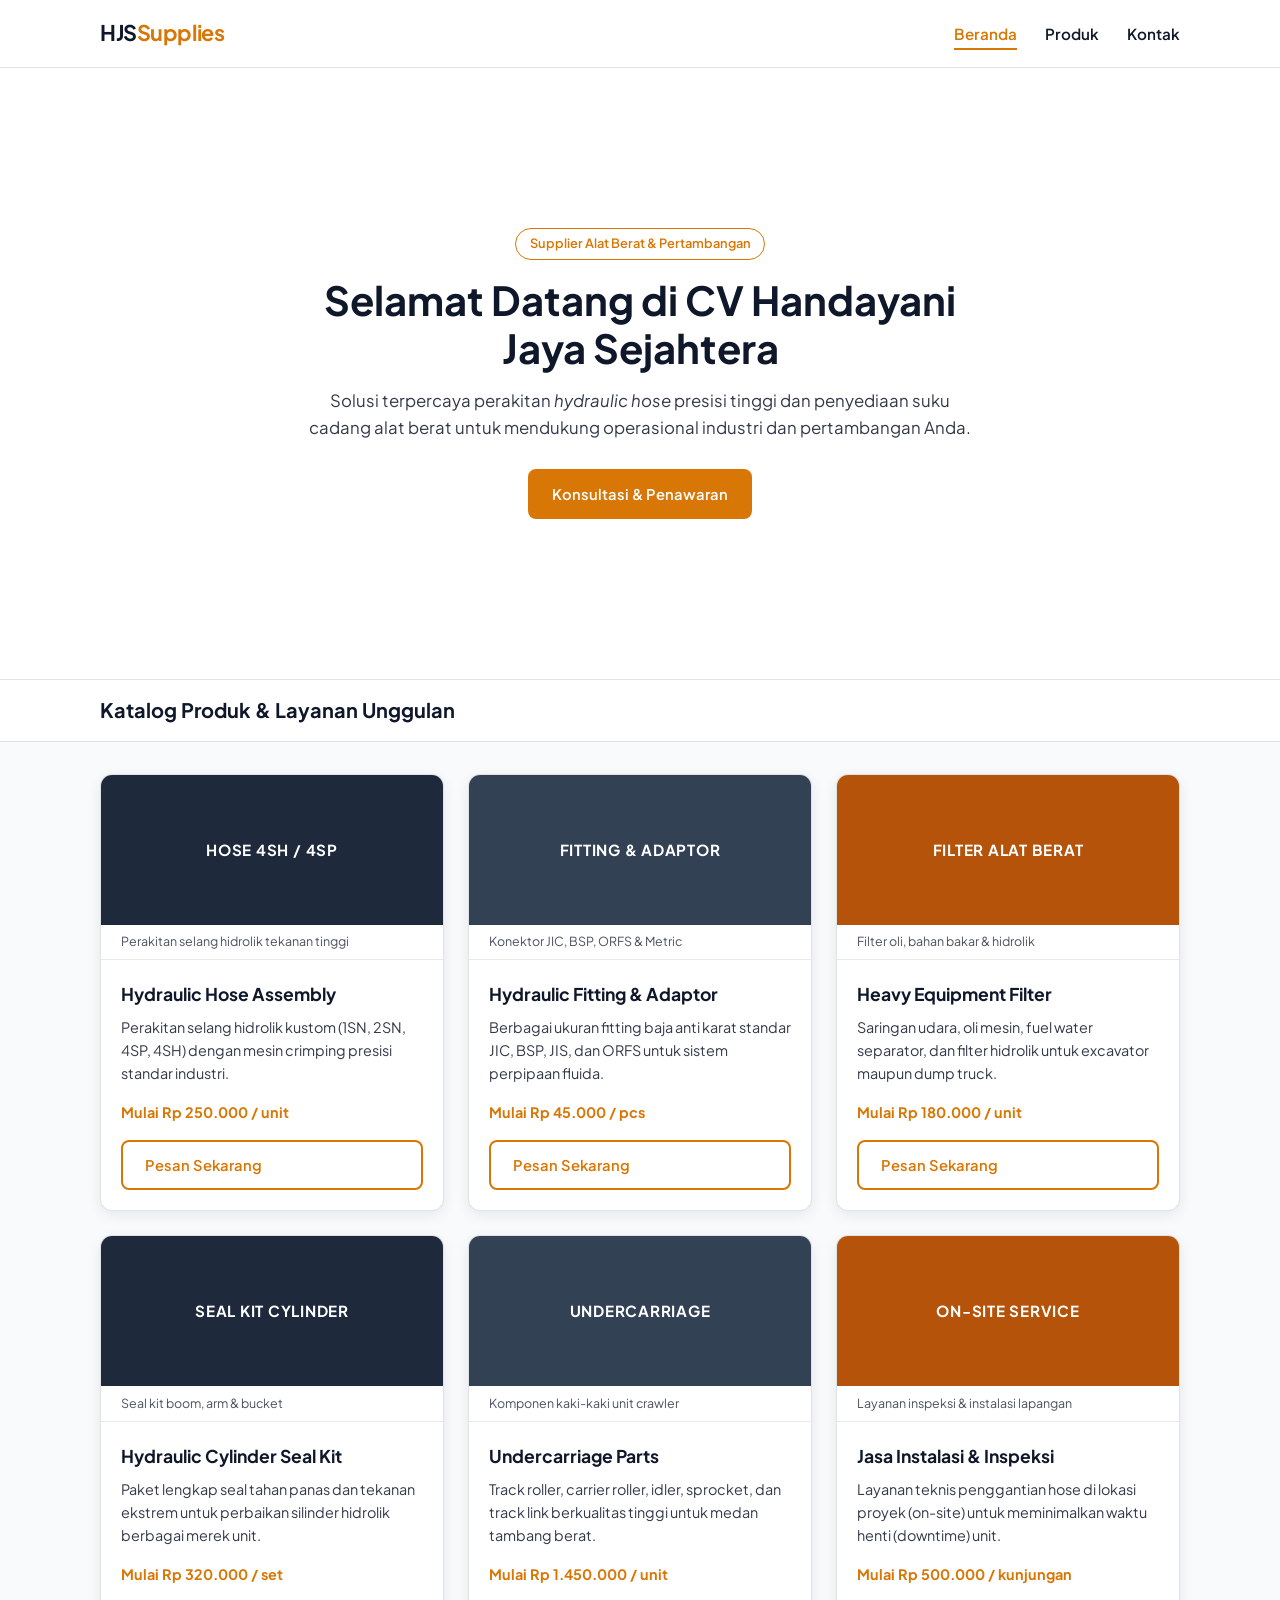
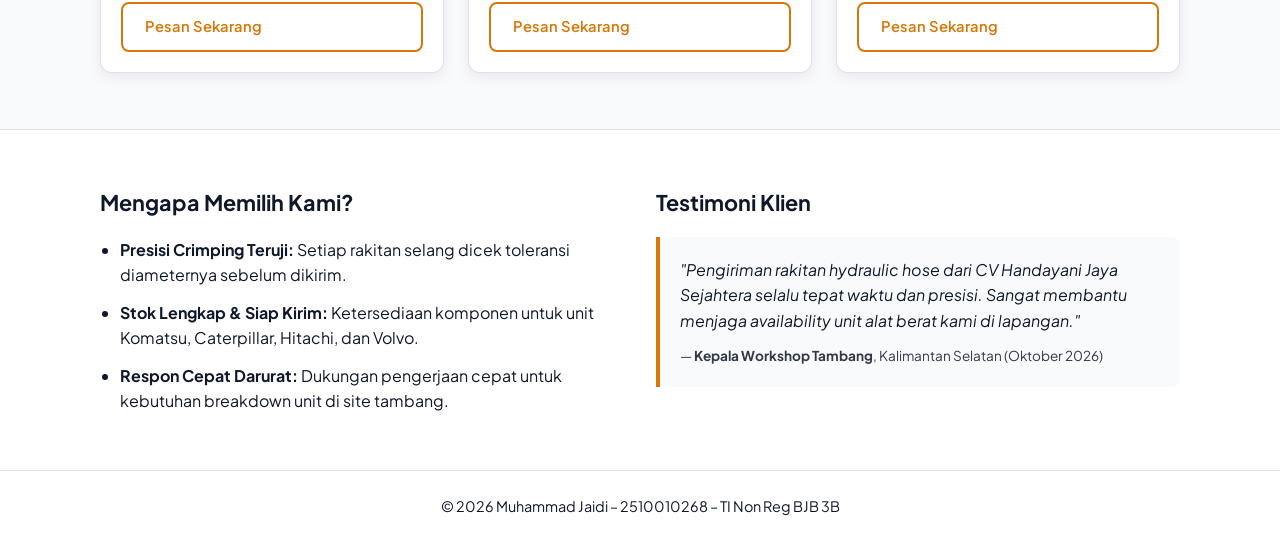
<file: index.html>
<!doctype html>
<html lang="id">
  <head>
    <meta charset="UTF-8" />
    <meta name="viewport" content="width=device-width, initial-scale=1.0" />
    <title>
      Beranda | CV Handayani Jaya Sejahtera - Muhammad Jaidi &ndash; 2510010268
      &ndash; TI Non Reg BJB 3B
    </title>
    <link rel="preconnect" href="https://fonts.googleapis.com" />
    <link rel="preconnect" href="https://fonts.gstatic.com" crossorigin />
    <link
      href="https://fonts.googleapis.com/css2?family=Plus+Jakarta+Sans:wght@400;600;700&display=swap"
      rel="stylesheet"
    />
    <link rel="stylesheet" href="css/style.css" />
  </head>
  <body>
    <!-- Header dan Navbar -->
    <header class="site-header">
      <div class="container nav-container">
        <a href="index.html" class="logo">HJS<span>Supplies</span></a>

        <!-- Hamburger menu untuk mobile -->
        <input
          type="checkbox"
          id="nav-toggle"
          class="nav-toggle"
          aria-label="Buka menu navigasi"
        />
        <label for="nav-toggle" class="nav-toggle-label">
          <span></span>
          <span></span>
          <span></span>
        </label>

        <nav class="main-nav" aria-label="Navigasi Utama">
          <ul>
            <li><a href="index.html" class="active">Beranda</a></li>
            <li><a href="#produk">Produk</a></li>
            <li><a href="kontak.html">Kontak</a></li>
          </ul>
        </nav>
      </div>
    </header>

    <!-- Main -->
    <main>
      <!-- Hero Section -->
      <section class="hero">
        <div class="container hero-content">
          <span class="badge">Supplier Alat Berat &amp; Pertambangan</span>
          <h1>Selamat Datang di CV Handayani Jaya Sejahtera</h1>
          <p>
            Solusi terpercaya perakitan <em>hydraulic hose</em> presisi tinggi
            dan penyediaan suku cadang alat berat untuk mendukung operasional
            industri dan pertambangan Anda.
          </p>
          <a href="kontak.html" class="btn btn-primary"
            >Konsultasi &amp; Penawaran</a
          >
        </div>
      </section>

      <!-- Section katalog produk dan pelayanan -->
      <section id="produk" class="section-produk">
        <div class="sticky-subheader">
          <div class="container">
            <h2>Katalog Produk &amp; Layanan Unggulan</h2>
          </div>
        </div>

        <div class="container">
          <div class="card-grid">
            <!-- Kartu 1 -->
            <article class="card">
              <figure class="card-figure">
                <div class="placeholder-img tone-1">HOSE 4SH / 4SP</div>
                <figcaption>
                  Perakitan selang hidrolik tekanan tinggi
                </figcaption>
              </figure>
              <div class="card-body">
                <h3>Hydraulic Hose Assembly</h3>
                <p>
                  Perakitan selang hidrolik kustom (1SN, 2SN, 4SP, 4SH) dengan
                  mesin crimping presisi standar industri.
                </p>
                <p class="price">Mulai Rp 250.000 / unit</p>
                <a href="kontak.html" class="btn btn-outline">Pesan Sekarang</a>
              </div>
            </article>

            <!-- Kartu 2 -->
            <article class="card">
              <figure class="card-figure">
                <div class="placeholder-img tone-2">FITTING &amp; ADAPTOR</div>
                <figcaption>Konektor JIC, BSP, ORFS &amp; Metric</figcaption>
              </figure>
              <div class="card-body">
                <h3>Hydraulic Fitting &amp; Adaptor</h3>
                <p>
                  Berbagai ukuran fitting baja anti karat standar JIC, BSP, JIS,
                  dan ORFS untuk sistem perpipaan fluida.
                </p>
                <p class="price">Mulai Rp 45.000 / pcs</p>
                <a href="kontak.html" class="btn btn-outline">Pesan Sekarang</a>
              </div>
            </article>

            <!-- Kartu 3 -->
            <article class="card">
              <figure class="card-figure">
                <div class="placeholder-img tone-3">FILTER ALAT BERAT</div>
                <figcaption>Filter oli, bahan bakar &amp; hidrolik</figcaption>
              </figure>
              <div class="card-body">
                <h3>Heavy Equipment Filter</h3>
                <p>
                  Saringan udara, oli mesin, fuel water separator, dan filter
                  hidrolik untuk excavator maupun dump truck.
                </p>
                <p class="price">Mulai Rp 180.000 / unit</p>
                <a href="kontak.html" class="btn btn-outline">Pesan Sekarang</a>
              </div>
            </article>

            <!-- Kartu 4 -->
            <article class="card">
              <figure class="card-figure">
                <div class="placeholder-img tone-1">SEAL KIT CYLINDER</div>
                <figcaption>Seal kit boom, arm &amp; bucket</figcaption>
              </figure>
              <div class="card-body">
                <h3>Hydraulic Cylinder Seal Kit</h3>
                <p>
                  Paket lengkap seal tahan panas dan tekanan ekstrem untuk
                  perbaikan silinder hidrolik berbagai merek unit.
                </p>
                <p class="price">Mulai Rp 320.000 / set</p>
                <a href="kontak.html" class="btn btn-outline">Pesan Sekarang</a>
              </div>
            </article>

            <!-- Kartu 5 -->
            <article class="card">
              <figure class="card-figure">
                <div class="placeholder-img tone-2">UNDERCARRIAGE</div>
                <figcaption>Komponen kaki-kaki unit crawler</figcaption>
              </figure>
              <div class="card-body">
                <h3>Undercarriage Parts</h3>
                <p>
                  Track roller, carrier roller, idler, sprocket, dan track link
                  berkualitas tinggi untuk medan tambang berat.
                </p>
                <p class="price">Mulai Rp 1.450.000 / unit</p>
                <a href="kontak.html" class="btn btn-outline">Pesan Sekarang</a>
              </div>
            </article>

            <!-- Kartu 6 -->
            <article class="card">
              <figure class="card-figure">
                <div class="placeholder-img tone-3">ON-SITE SERVICE</div>
                <figcaption>
                  Layanan inspeksi &amp; instalasi lapangan
                </figcaption>
              </figure>
              <div class="card-body">
                <h3>Jasa Instalasi &amp; Inspeksi</h3>
                <p>
                  Layanan teknis penggantian hose di lokasi proyek (on-site)
                  untuk meminimalkan waktu henti (downtime) unit.
                </p>
                <p class="price">Mulai Rp 500.000 / kunjungan</p>
                <a href="kontak.html" class="btn btn-outline">Pesan Sekarang</a>
              </div>
            </article>
          </div>
        </div>
      </section>

      <!-- Keunggulan dan testimoni -->
      <section class="section-extra">
        <div class="container extra-grid">
          <div class="features-box">
            <h2>Mengapa Memilih Kami?</h2>
            <ul class="feature-list">
              <li>
                <strong>Presisi Crimping Teruji:</strong> Setiap rakitan selang
                dicek toleransi diameternya sebelum dikirim.
              </li>
              <li>
                <strong>Stok Lengkap &amp; Siap Kirim:</strong> Ketersediaan
                komponen untuk unit Komatsu, Caterpillar, Hitachi, dan Volvo.
              </li>
              <li>
                <strong>Respon Cepat Darurat:</strong> Dukungan pengerjaan cepat
                untuk kebutuhan breakdown unit di site tambang.
              </li>
            </ul>
          </div>

          <div class="testimonial-box">
            <h2>Testimoni Klien</h2>
            <blockquote class="testimonial-quote">
              <p>
                "Pengiriman rakitan hydraulic hose dari CV Handayani Jaya
                Sejahtera selalu tepat waktu dan presisi. Sangat membantu
                menjaga availability unit alat berat kami di lapangan."
              </p>
              <footer>
                — <strong>Kepala Workshop Tambang</strong>, Kalimantan Selatan
                (<time datetime="2026-10-15">Oktober 2026</time>)
              </footer>
            </blockquote>
          </div>
        </div>
      </section>
    </main>

    <!-- Footer -->
    <footer class="site-footer">
      <div class="container">
        <p>
          &copy; 2026 Muhammad Jaidi &ndash; 2510010268 &ndash; TI Non Reg BJB
          3B
        </p>
      </div>
    </footer>
  </body>
</html>
</file>
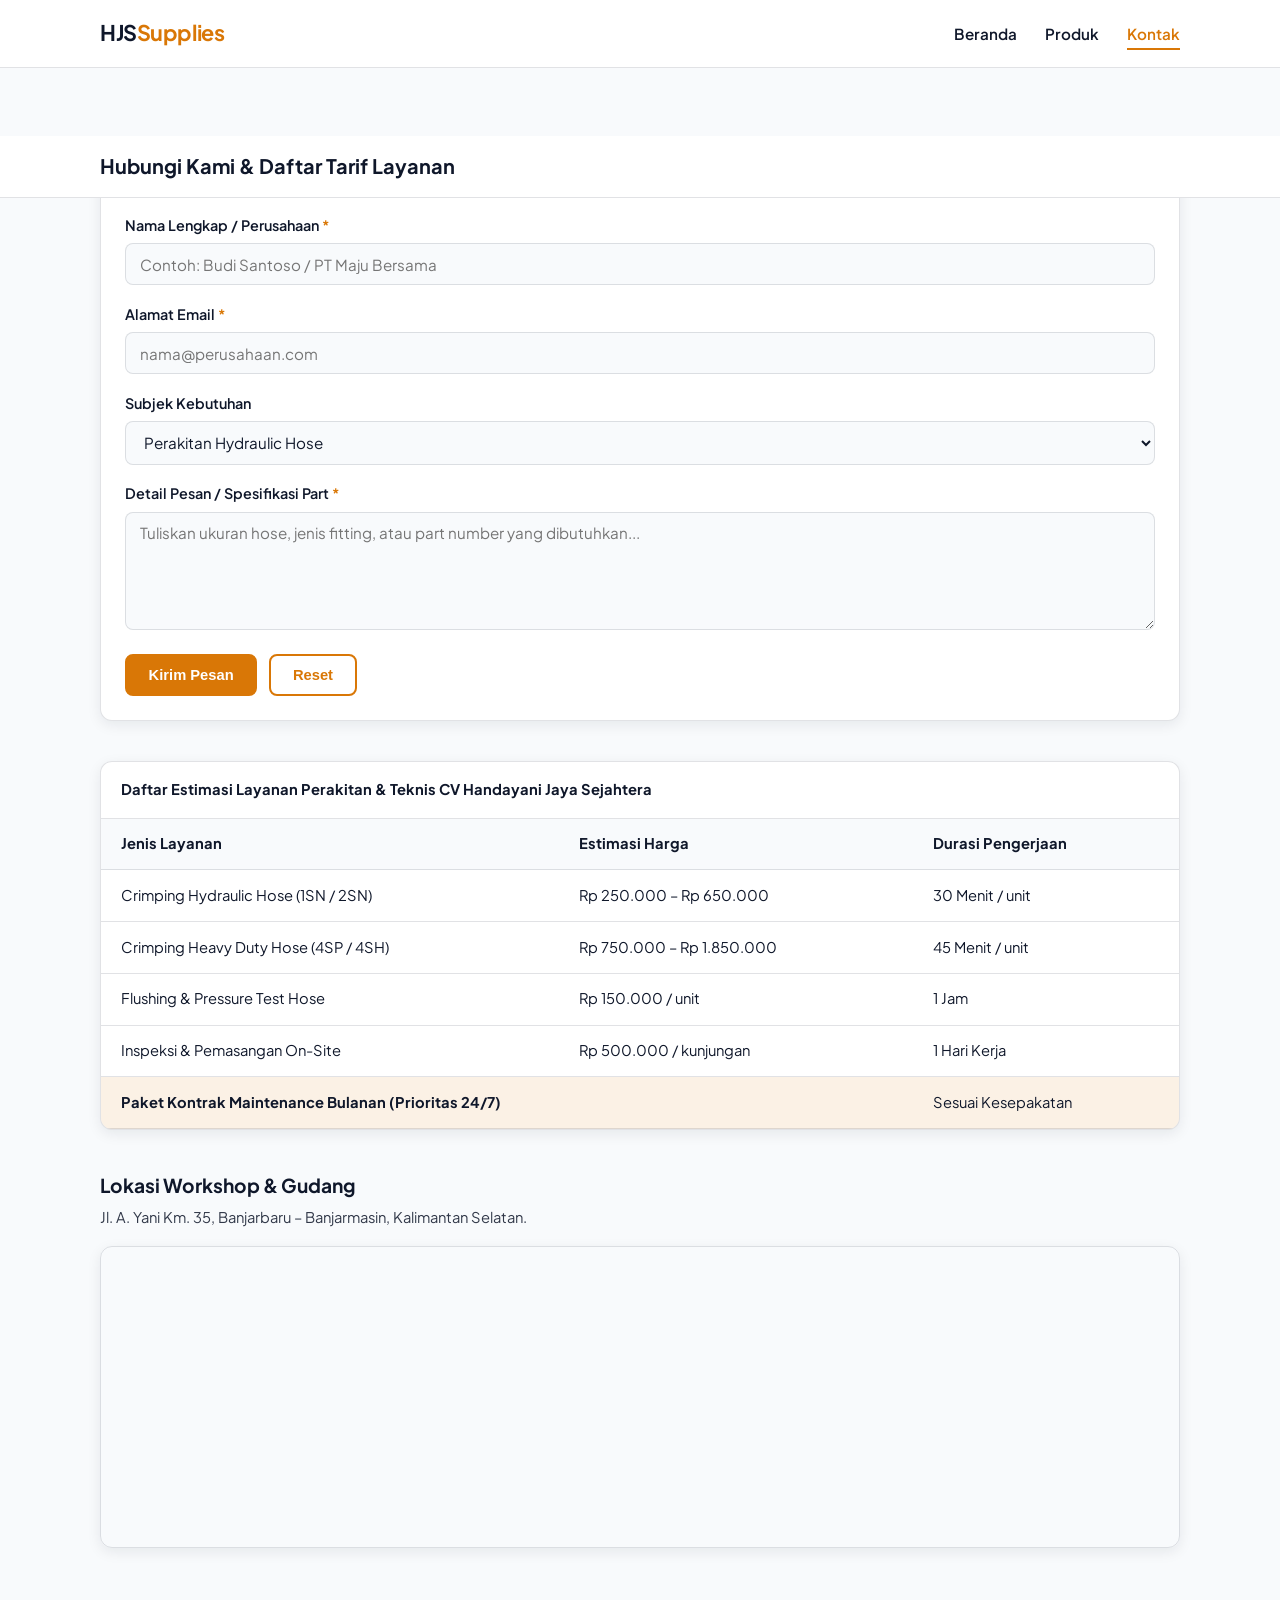
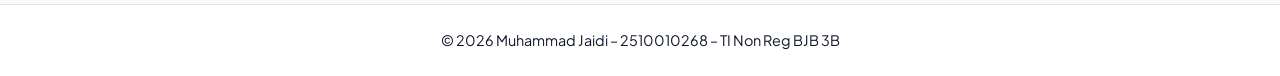
<file: kontak.html>
<!doctype html>
<html lang="id">
  <head>
    <meta charset="UTF-8" />
    <meta name="viewport" content="width=device-width, initial-scale=1.0" />
    <title>
      Kontak &amp; Layanan | CV Handayani Jaya Sejahtera - Muhammad Jaidi
      &ndash; 2510010268 &ndash; TI Non Reg BJB 3B
    </title>
    <link rel="preconnect" href="https://fonts.googleapis.com" />
    <link rel="preconnect" href="https://fonts.gstatic.com" crossorigin />
    <link
      href="https://fonts.googleapis.com/css2?family=Plus+Jakarta+Sans:wght@400;600;700&display=swap"
      rel="stylesheet"
    />
    <link rel="stylesheet" href="css/style.css" />
  </head>
  <body>
    <!-- Header dan Navbar -->
    <header class="site-header">
      <div class="container nav-container">
        <a href="index.html" class="logo">HJS<span>Supplies</span></a>

        <!-- Hamburger menu untuk mobile -->
        <input
          type="checkbox"
          id="nav-toggle"
          class="nav-toggle"
          aria-label="Buka menu navigasi"
        />
        <label for="nav-toggle" class="nav-toggle-label">
          <span></span>
          <span></span>
          <span></span>
        </label>

        <nav class="main-nav" aria-label="Navigasi Utama">
          <ul>
            <li><a href="index.html">Beranda</a></li>
            <li><a href="index.html#produk">Produk</a></li>
            <li><a href="kontak.html" class="active">Kontak</a></li>
          </ul>
        </nav>
      </div>
    </header>

    <!-- main -->
    <main>
      <div class="sticky-subheader">
        <div class="container">
          <h2>Hubungi Kami &amp; Daftar Tarif Layanan</h2>
        </div>
      </div>

      <div class="container contact-layout">
        <!-- Form Kontak -->
        <section class="section-form">
          <form action="#" method="post" class="contact-form">
            <fieldset>
              <legend>Formulir Permintaan Penawaran &amp; Konsultasi</legend>

              <div class="form-group">
                <label for="nama"
                  >Nama Lengkap / Perusahaan <span class="req">*</span></label
                >
                <input
                  type="text"
                  id="nama"
                  name="nama"
                  placeholder="Contoh: Budi Santoso / PT Maju Bersama"
                  required
                />
              </div>

              <div class="form-group">
                <label for="email"
                  >Alamat Email <span class="req">*</span></label
                >
                <input
                  type="email"
                  id="email"
                  name="email"
                  placeholder="nama@perusahaan.com"
                  required
                />
              </div>

              <div class="form-group">
                <label for="subjek">Subjek Kebutuhan</label>
                <select id="subjek" name="subjek">
                  <option value="hose">Perakitan Hydraulic Hose</option>
                  <option value="sparepart">
                    Pemesanan Suku Cadang Alat Berat
                  </option>
                  <option value="kontrak">Kontrak Pengadaan Rutin</option>
                  <option value="lainnya">Konsultasi Teknis Lainnya</option>
                </select>
              </div>

              <div class="form-group">
                <label for="pesan"
                  >Detail Pesan / Spesifikasi Part
                  <span class="req">*</span></label
                >
                <textarea
                  id="pesan"
                  name="pesan"
                  rows="5"
                  placeholder="Tuliskan ukuran hose, jenis fitting, atau part number yang dibutuhkan..."
                  required
                ></textarea>
              </div>

              <div class="form-actions">
                <button type="submit" class="btn btn-primary">
                  Kirim Pesan
                </button>
                <button type="reset" class="btn btn-outline">Reset</button>
              </div>
            </fieldset>
          </form>
        </section>

        <!-- Tabel Daftar Layanan -->
        <section class="section-table">
          <div class="table-wrapper">
            <table class="service-table">
              <caption>
                Daftar Estimasi Layanan Perakitan &amp; Teknis CV Handayani Jaya
                Sejahtera
              </caption>
              <thead>
                <tr>
                  <th>Jenis Layanan</th>
                  <th>Estimasi Harga</th>
                  <th>Durasi Pengerjaan</th>
                </tr>
              </thead>
              <tbody>
                <tr>
                  <td>Crimping Hydraulic Hose (1SN / 2SN)</td>
                  <td>Rp 250.000 &ndash; Rp 650.000</td>
                  <td>30 Menit / unit</td>
                </tr>
                <tr>
                  <td>Crimping Heavy Duty Hose (4SP / 4SH)</td>
                  <td>Rp 750.000 &ndash; Rp 1.850.000</td>
                  <td>45 Menit / unit</td>
                </tr>
                <tr>
                  <td>Flushing &amp; Pressure Test Hose</td>
                  <td>Rp 150.000 / unit</td>
                  <td>1 Jam</td>
                </tr>
                <tr>
                  <td>Inspeksi &amp; Pemasangan On-Site</td>
                  <td>Rp 500.000 / kunjungan</td>
                  <td>1 Hari Kerja</td>
                </tr>
                <tr class="table-highlight">
                  <td colspan="2">
                    <strong
                      >Paket Kontrak Maintenance Bulanan (Prioritas
                      24/7)</strong
                    >
                  </td>
                  <td>Sesuai Kesepakatan</td>
                </tr>
              </tbody>
            </table>
          </div>
        </section>

        <!-- Peta Lokasi -->
        <section class="section-map">
          <h3>Lokasi Workshop &amp; Gudang</h3>
          <p class="map-desc">
            Jl. A. Yani Km. 35, Banjarbaru &ndash; Banjarmasin, Kalimantan
            Selatan.
          </p>
          <div class="map-frame">
            <iframe
              src="https://www.openstreetmap.org/export/embed.html?bbox=114.7800%2C-3.4600%2C114.8600%2C-3.4100&amp;layer=mapnik"
              title="Peta Lokasi Workshop CV Handayani Jaya Sejahtera"
              loading="lazy"
            >
            </iframe>
          </div>
        </section>
      </div>
    </main>

    <!-- Footer -->
    <footer class="site-footer">
      <div class="container">
        <p>
          &copy; 2026 Muhammad Jaidi &ndash; 2510010268 &ndash; TI Non Reg BJB
          3B
        </p>
      </div>
    </footer>
  </body>
</html>
</file>
<file: css/style.css>
/* 4 warna utama */
:root {
  --color-bg: #f8fafc; /* Warna 1: Latar halaman */
  --color-surface: #ffffff; /* Warna 2: Kartu & permukaan */
  --color-text: #0f172a; /* Warna 3: Teks utama & header gelap */
  --color-accent: #d97706; /* Warna 4: Aksen utama (Amber Industri) */
  --border-subtle: rgba(15, 23, 42, 0.12);
  --shadow-card: 0 4px 14px rgba(15, 23, 42, 0.08);
  --shadow-hover: 0 10px 24px rgba(15, 23, 42, 0.15);
  --nav-height: 68px;
}

/* Dark Mode */
@media (prefers-color-scheme: dark) {
  :root {
    --color-bg: #0f172a;
    --color-surface: #1e293b;
    --color-text: #f8fafc;
    --color-accent: #f59e0b;
    --border-subtle: rgba(248, 250, 252, 0.14);
    --shadow-card: 0 4px 14px rgba(0, 0, 0, 0.35);
    --shadow-hover: 0 10px 24px rgba(0, 0, 0, 0.5);
  }
}

*,
*::before,
*::after {
  box-sizing: border-box;
  margin: 0;
  padding: 0;
}

html {
  scroll-behavior: smooth;
  overflow-x: hidden;
}

body {
  font-family:
    "Plus Jakarta Sans",
    -apple-system,
    BlinkMacSystemFont,
    "Segoe UI",
    Roboto,
    sans-serif;
  background-color: var(--color-bg);
  color: var(--color-text);
  line-height: 1.6;
  padding-top: var(--nav-height); /* Kompensasi navbar fixed */
  overflow-x: hidden;
}

img,
iframe {
  max-width: 100%;
  display: block;
}

.container {
  width: 100%;
  max-width: 1120px;
  margin: 0 auto;
  padding: 0 1.25rem;
}

/* Hamburger menu */
.site-header {
  position: fixed;
  top: 0;
  left: 0;
  width: 100%;
  height: var(--nav-height);
  background-color: var(--color-surface);
  border-bottom: 1px solid var(--border-subtle);
  z-index: 1000;
}

.nav-container {
  height: 100%;
  display: flex;
  align-items: center;
  justify-content: space-between;
}

.logo {
  font-size: 1.35rem;
  font-weight: 700;
  text-decoration: none;
  color: var(--color-text);
  letter-spacing: -0.02em;
}

.logo span {
  color: var(--color-accent);
}

.main-nav ul {
  list-style: none;
  display: flex;
  gap: 1.75rem;
}

.main-nav a {
  text-decoration: none;
  color: var(--color-text);
  font-weight: 600;
  font-size: 0.95rem;
  padding: 0.35rem 0;
  border-bottom: 2px solid transparent;
  transition:
    color 0.25s ease,
    border-color 0.25s ease;
}

.main-nav a:hover,
.main-nav a.active {
  color: var(--color-accent);
  border-bottom-color: var(--color-accent);
}

/* hide hamburger di layar desktop */
.nav-toggle,
.nav-toggle-label {
  display: none;
}

/* tombol dan komponen lainnya */
.btn {
  display: inline-block;
  padding: 0.7rem 1.35rem;
  border-radius: 8px;
  font-weight: 600;
  font-size: 0.92rem;
  text-decoration: none;
  cursor: pointer;
  border: 2px solid var(--color-accent);
  transition:
    transform 0.2s ease,
    background-color 0.25s ease,
    color 0.25s ease,
    box-shadow 0.25s ease;
}

.btn:hover {
  transform: translateY(-2px);
  box-shadow: var(--shadow-card);
}

.btn-primary {
  background-color: var(--color-accent);
  color: #ffffff;
}

.btn-primary:hover {
  opacity: 0.92;
}

.btn-outline {
  background-color: transparent;
  color: var(--color-accent);
}

.btn-outline:hover {
  background-color: var(--color-accent);
  color: #ffffff;
}

/* Sticky Subheader */
.sticky-subheader {
  position: sticky;
  top: var(--nav-height);
  background-color: var(--color-surface);
  border-bottom: 1px solid var(--border-subtle);
  padding: 0.9rem 0;
  z-index: 900;
}

.sticky-subheader h2 {
  font-size: 1.25rem;
}

/* halaman main */
.hero {
  min-height: 68vh;
  display: flex;
  align-items: center;
  justify-content: center;
  text-align: center;
  padding: 3.5rem 0;
  background-color: var(--color-surface);
  border-bottom: 1px solid var(--border-subtle);
}

.hero-content {
  max-width: 720px;
}

.badge {
  display: inline-block;
  padding: 0.3rem 0.85rem;
  border-radius: 999px;
  font-size: 0.8rem;
  font-weight: 600;
  border: 1px solid var(--color-accent);
  color: var(--color-accent);
  margin-bottom: 1rem;
}

.hero h1 {
  font-size: 2.5rem;
  line-height: 1.2;
  margin-bottom: 1rem;
}

.hero p {
  font-size: 1.05rem;
  opacity: 0.85;
  margin-bottom: 1.75rem;
}

/* Grid 6 Kartu Produk */
.section-produk {
  padding-bottom: 3.5rem;
}

.card-grid {
  display: grid;
  grid-template-columns: repeat(3, 1fr);
  gap: 1.5rem;
  margin-top: 2rem;
}

.card {
  background-color: var(--color-surface);
  border: 1px solid var(--border-subtle);
  border-radius: 12px;
  overflow: hidden;
  box-shadow: var(--shadow-card);
  display: flex;
  flex-direction: column;
  transition:
    transform 0.25s ease,
    box-shadow 0.25s ease;
}

.card:hover {
  transform: translateY(-5px);
  box-shadow: var(--shadow-hover);
}

.card-figure {
  margin: 0;
}

.placeholder-img {
  height: 150px;
  display: flex;
  align-items: center;
  justify-content: center;
  font-weight: 700;
  letter-spacing: 0.05em;
  font-size: 0.95rem;
  color: #ffffff;
}

.tone-1 {
  background-color: #1e293b;
}

.tone-2 {
  background-color: #334155;
}

.tone-3 {
  background-color: #b45309;
}

.card-figure figcaption {
  font-size: 0.78rem;
  padding: 0.45rem 1.25rem;
  border-bottom: 1px solid var(--border-subtle);
  opacity: 0.75;
}

.card-body {
  padding: 1.25rem;
  display: flex;
  flex-direction: column;
  flex: 1;
}

.card-body h3 {
  font-size: 1.1rem;
  margin-bottom: 0.5rem;
}

.card-body p {
  font-size: 0.9rem;
  opacity: 0.85;
  margin-bottom: 1rem;
}

.card-body .price {
  font-weight: 700;
  color: var(--color-accent);
  opacity: 1;
  margin-top: auto;
}

/* Section Tambahan: Fitur & Testimoni */
.section-extra {
  padding: 3.5rem 0;
  background-color: var(--color-surface);
  border-top: 1px solid var(--border-subtle);
}

.extra-grid {
  display: grid;
  grid-template-columns: 1fr 1fr;
  gap: 2rem;
}

.features-box h2,
.testimonial-box h2 {
  font-size: 1.35rem;
  margin-bottom: 1rem;
}

.feature-list {
  padding-left: 1.25rem;
  display: flex;
  flex-direction: column;
  gap: 0.75rem;
}

.testimonial-quote {
  padding: 1.25rem;
  border-left: 4px solid var(--color-accent);
  background-color: var(--color-bg);
  border-radius: 0 8px 8px 0;
}

.testimonial-quote p {
  font-style: italic;
  margin-bottom: 0.75rem;
}

.testimonial-quote footer {
  font-size: 0.85rem;
  opacity: 0.85;
}

/* Form kontak */
.contact-layout {
  padding-top: 2rem;
  padding-bottom: 3.5rem;
  display: flex;
  flex-direction: column;
  gap: 2.5rem;
}

.contact-form fieldset {
  border: 1px solid var(--border-subtle);
  border-radius: 12px;
  padding: 1.5rem;
  background-color: var(--color-surface);
  box-shadow: var(--shadow-card);
}

.contact-form legend {
  font-weight: 700;
  font-size: 1.1rem;
  padding: 0 0.6rem;
  color: var(--color-accent);
}

.form-group {
  margin-bottom: 1.1rem;
}

.form-group label {
  display: block;
  font-weight: 600;
  font-size: 0.9rem;
  margin-bottom: 0.4rem;
}

.req {
  color: var(--color-accent);
}

.form-group input,
.form-group select,
.form-group textarea {
  width: 100%;
  padding: 0.65rem 0.85rem;
  border-radius: 8px;
  border: 1px solid var(--border-subtle);
  background-color: var(--color-bg);
  color: var(--color-text);
  font-family: inherit;
  font-size: 0.95rem;
}

.form-group input:focus,
.form-group select:focus,
.form-group textarea:focus {
  outline: 2px solid var(--color-accent);
  border-color: transparent;
}

.form-actions {
  display: flex;
  gap: 0.75rem;
  flex-wrap: wrap;
}

/* Tabel Daftar Layanan */
.table-wrapper {
  width: 100%;
  overflow-x: auto;
  background-color: var(--color-surface);
  border-radius: 12px;
  border: 1px solid var(--border-subtle);
  box-shadow: var(--shadow-card);
}

.service-table {
  width: 100%;
  border-collapse: collapse;
  text-align: left;
  font-size: 0.92rem;
}

.service-table caption {
  padding: 1rem 1.25rem;
  font-weight: 700;
  text-align: left;
  border-bottom: 1px solid var(--border-subtle);
}

.service-table th,
.service-table td {
  padding: 0.85rem 1.25rem;
  border-bottom: 1px solid var(--border-subtle);
}

.service-table thead {
  background-color: var(--color-bg);
}

.table-highlight {
  background-color: rgba(217, 119, 6, 0.1);
}

/* Peta Lokasi */
.section-map h3 {
  font-size: 1.2rem;
  margin-bottom: 0.35rem;
}

.map-desc {
  font-size: 0.92rem;
  opacity: 0.85;
  margin-bottom: 1rem;
}

.map-frame {
  border-radius: 12px;
  overflow: hidden;
  border: 1px solid var(--border-subtle);
  box-shadow: var(--shadow-card);
}

.map-frame iframe {
  width: 100%;
  height: 300px;
  border: 0;
}

/* Footer */
.site-footer {
  background-color: var(--color-surface);
  border-top: 1px solid var(--border-subtle);
  padding: 1.5rem 0;
  text-align: center;
  font-size: 0.9rem;
}

/* mobile responsif */
@media (max-width: 768px) {
  /* Tampilkan tombol hamburger */
  .nav-toggle-label {
    display: flex;
    flex-direction: column;
    justify-content: space-between;
    width: 26px;
    height: 19px;
    cursor: pointer;
  }

  .nav-toggle-label span {
    display: block;
    height: 3px;
    width: 100%;
    background-color: var(--color-text);
    border-radius: 2px;
    transition: transform 0.25s ease;
  }

  /* Menu navigasi */
  .main-nav {
    position: absolute;
    top: var(--nav-height);
    left: 0;
    width: 100%;
    background-color: var(--color-surface);
    border-bottom: 1px solid var(--border-subtle);
    display: none;
    padding: 1rem 1.25rem;
  }

  .nav-toggle:checked ~ .main-nav {
    display: block;
  }

  .main-nav ul {
    flex-direction: column;
    gap: 0.85rem;
  }

  /* Perkecil font hero */
  .hero {
    min-height: 55vh;
    padding: 2.5rem 0;
  }

  .hero h1 {
    font-size: 1.75rem;
  }

  .hero p {
    font-size: 0.95rem;
  }

  /* Grid kartu & extra menjadi 1 kolom */
  .card-grid,
  .extra-grid {
    grid-template-columns: 1fr;
  }

  .contact-form fieldset {
    padding: 1rem;
  }
}
</file>
